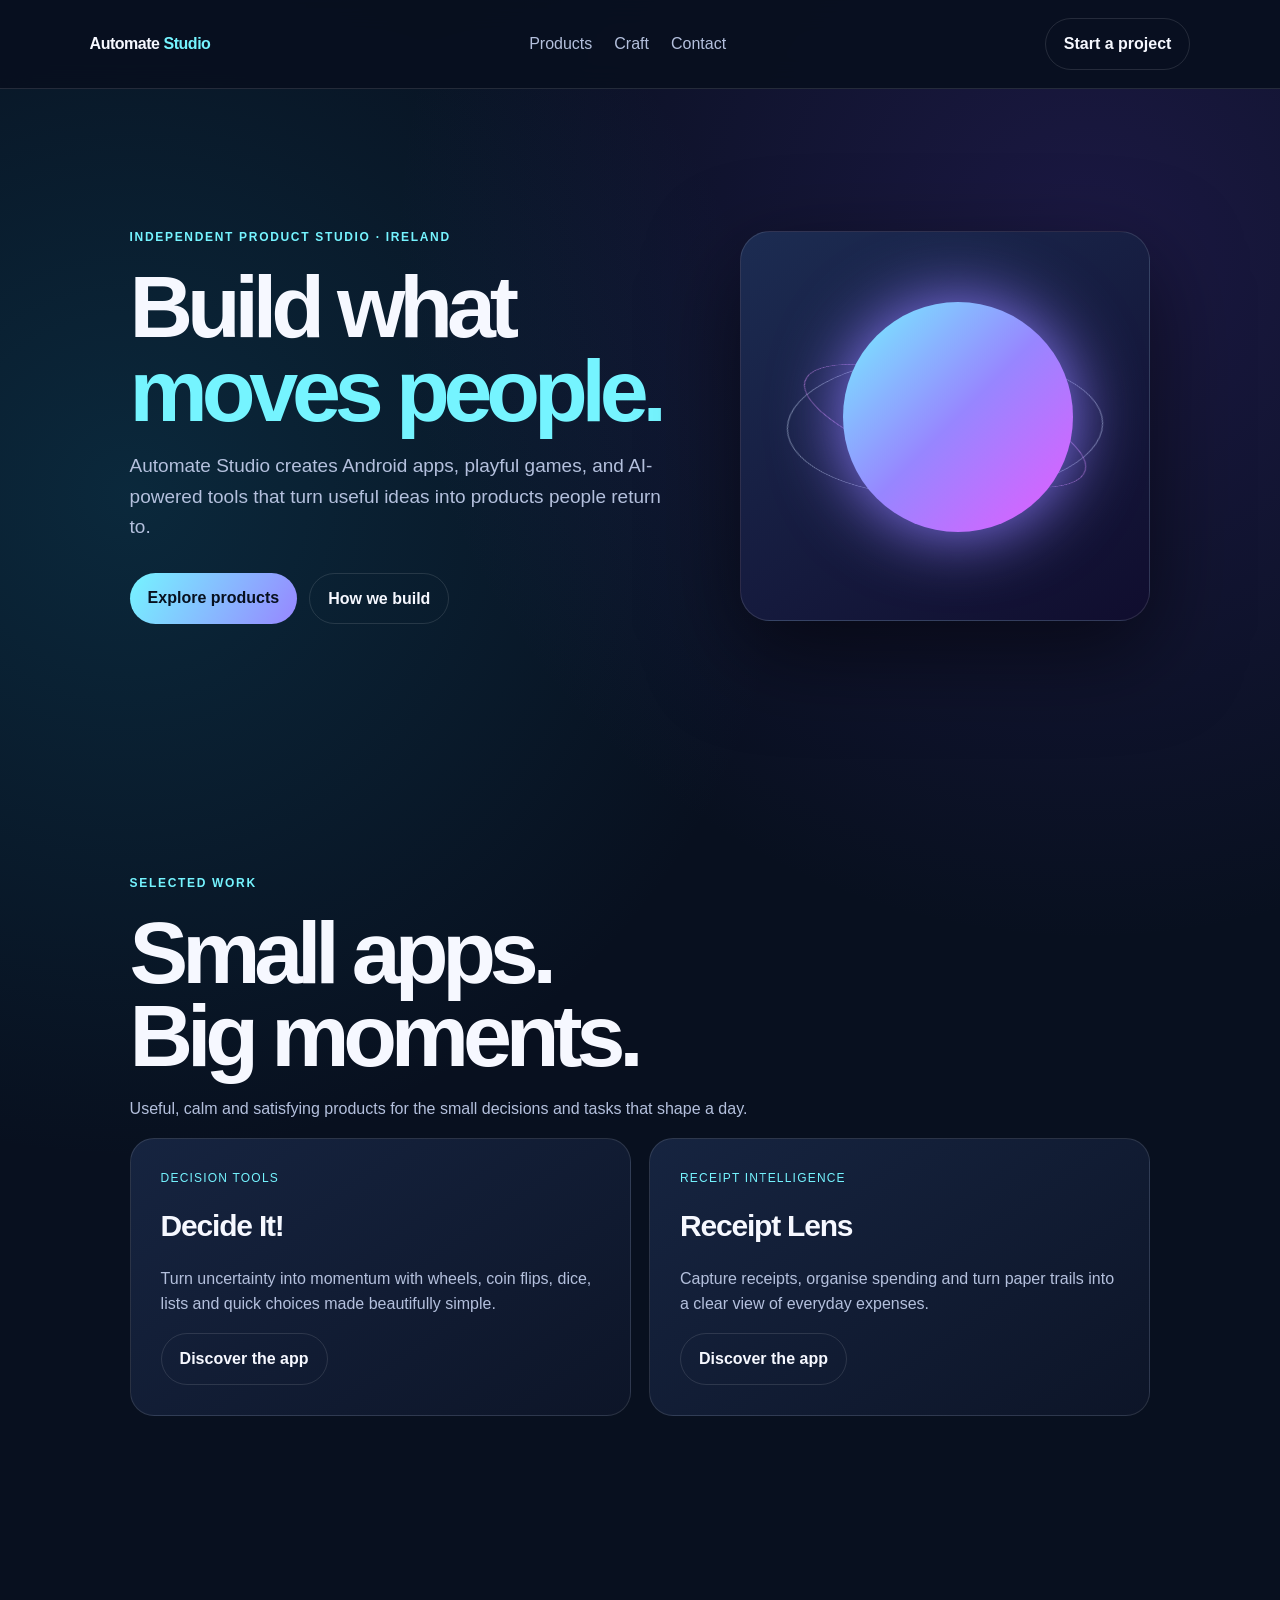
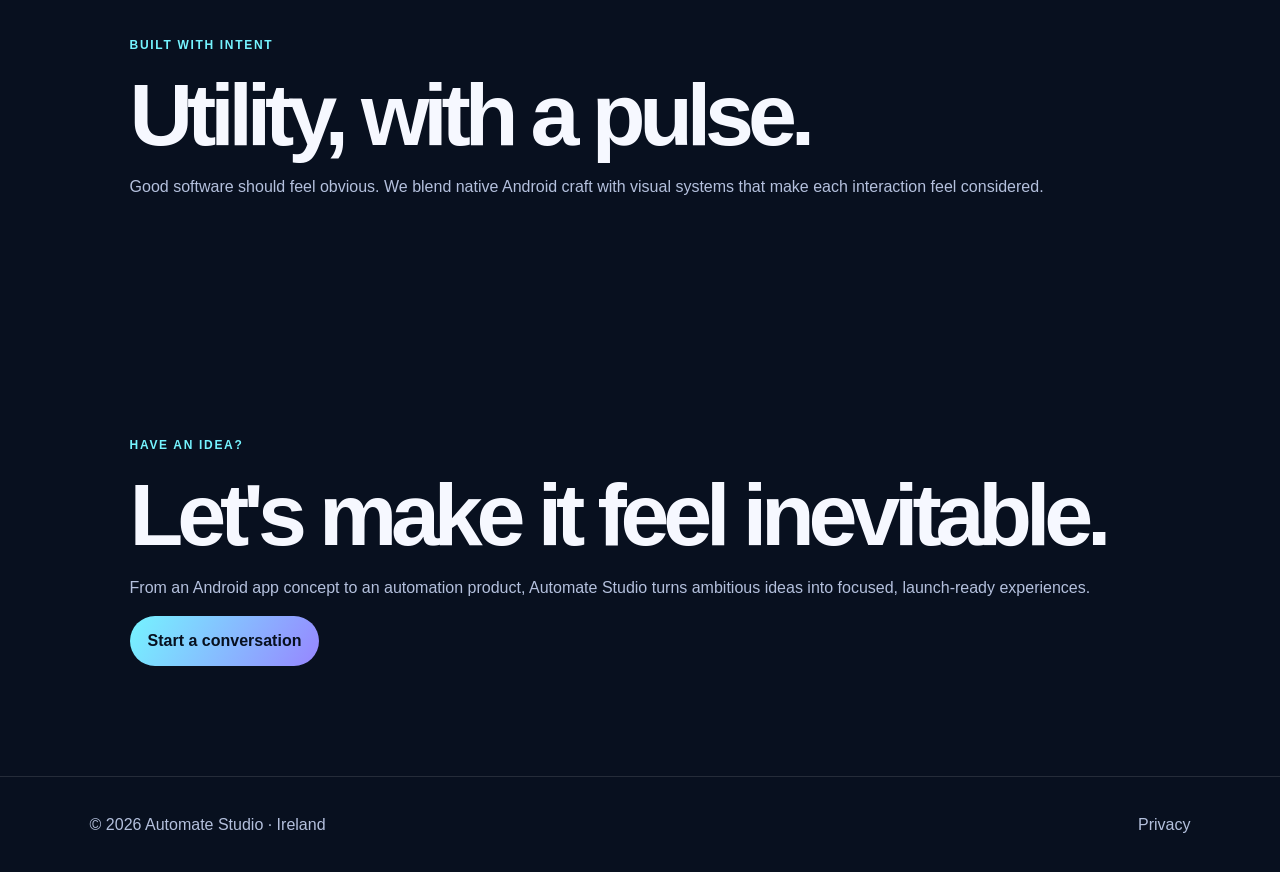
<file: index.html>
<!doctype html>
<html lang="en">
<head>
  <meta charset="utf-8">
  <meta name="viewport" content="width=device-width, initial-scale=1">
  <meta name="description" content="Automate Studio creates polished Android apps, games, and AI-powered tools from Ireland.">
  <title>Automate Studio — Android apps, games & AI tools</title>
  <style>
    :root{--bg:#08101f;--panel:#101b31;--ink:#f6f8ff;--muted:#b4c0dd;--cyan:#75f4ff;--violet:#9786ff;--line:#ffffff1e}*{box-sizing:border-box}html{scroll-behavior:smooth}body{margin:0;background:radial-gradient(circle at 85% 10%,#5130a744,transparent 28%),radial-gradient(circle at 10% 20%,#126c8b44,transparent 29%),var(--bg);color:var(--ink);font:16px/1.6 Arial,sans-serif}a{color:inherit;text-decoration:none}.nav{position:sticky;top:0;z-index:2;display:flex;align-items:center;justify-content:space-between;padding:18px 7%;background:#08101feb;backdrop-filter:blur(14px);border-bottom:1px solid var(--line)}.brand{font-weight:800;letter-spacing:-.03em}.brand span{color:var(--cyan)}.links{display:flex;gap:22px;color:var(--muted)}.button{display:inline-block;padding:12px 18px;border:1px solid var(--line);border-radius:999px;font-weight:700}.primary{background:linear-gradient(120deg,var(--cyan),var(--violet));color:#07101f;border:0}.hero,.section{max-width:1200px;margin:auto;padding:110px 7%}.hero{min-height:75vh;display:grid;grid-template-columns:1.15fr .85fr;gap:55px;align-items:center}.eyebrow{font-size:12px;letter-spacing:.14em;text-transform:uppercase;color:var(--cyan);font-weight:700}.hero h1,.section h2{font-size:clamp(42px,7vw,88px);letter-spacing:-.07em;line-height:.95;margin:18px 0}.lead{max-width:610px;color:var(--muted);font-size:19px}.actions{display:flex;gap:12px;flex-wrap:wrap;margin-top:30px}.visual{min-height:390px;border:1px solid var(--line);border-radius:30px;background:linear-gradient(145deg,#1c2c52,#100d2e);position:relative;overflow:hidden;box-shadow:0 30px 90px #0008}.orb{position:absolute;width:230px;height:230px;border-radius:50%;background:linear-gradient(135deg,var(--cyan),var(--violet),#e55bff);top:70px;left:25%;filter:drop-shadow(0 0 35px #8e7bff)}.ring{position:absolute;inset:45px;border:1px solid #d7eaff78;border-radius:50%;transform:rotateX(62deg) rotateZ(-18deg)}.ring.two{inset:115px 28px;transform:rotateX(62deg) rotateZ(42deg);border-color:#e893ff8c}.products{display:grid;grid-template-columns:repeat(2,1fr);gap:18px}.card{min-height:250px;padding:30px;border:1px solid var(--line);border-radius:24px;background:linear-gradient(145deg,#162440,#0d1528)}.tag{font-size:12px;text-transform:uppercase;letter-spacing:.1em;color:var(--cyan)}.card h3{font-size:30px;letter-spacing:-.04em;margin:14px 0 8px}.card p,.section>p{color:var(--muted)}.footer{padding:35px 7%;border-top:1px solid var(--line);display:flex;justify-content:space-between;gap:15px;flex-wrap:wrap;color:var(--muted)}@media(max-width:720px){.links{display:none}.hero{grid-template-columns:1fr;padding-top:70px}.products{grid-template-columns:1fr}.visual{min-height:290px}.hero h1,.section h2{font-size:52px}}@media(prefers-reduced-motion:reduce){html{scroll-behavior:auto}}
  </style>
</head>
<body>
  <nav class="nav"><a class="brand" href="#top">Automate <span>Studio</span></a><div class="links"><a href="#products">Products</a><a href="#craft">Craft</a><a href="#contact">Contact</a></div><a class="button" href="#contact">Start a project</a></nav>
  <main id="top">
    <section class="hero"><div><div class="eyebrow">Independent product studio · Ireland</div><h1>Build what<br><span style="color:var(--cyan)">moves people.</span></h1><p class="lead">Automate Studio creates Android apps, playful games, and AI-powered tools that turn useful ideas into products people return to.</p><div class="actions"><a class="button primary" href="#products">Explore products</a><a class="button" href="#craft">How we build</a></div></div><div class="visual" aria-label="Abstract Automate Studio product visual"><div class="ring"></div><div class="ring two"></div><div class="orb"></div></div></section>
    <section class="section" id="products"><div class="eyebrow">Selected work</div><h2>Small apps.<br>Big moments.</h2><p>Useful, calm and satisfying products for the small decisions and tasks that shape a day.</p><div class="products"><article class="card"><div class="tag">Decision tools</div><h3>Decide It!</h3><p>Turn uncertainty into momentum with wheels, coin flips, dice, lists and quick choices made beautifully simple.</p><a class="button" href="android.html">Discover the app</a></article><article class="card"><div class="tag">Receipt intelligence</div><h3>Receipt Lens</h3><p>Capture receipts, organise spending and turn paper trails into a clear view of everyday expenses.</p><a class="button" href="android.html">Discover the app</a></article></div></section>
    <section class="section" id="craft"><div class="eyebrow">Built with intent</div><h2>Utility, with a pulse.</h2><p>Good software should feel obvious. We blend native Android craft with visual systems that make each interaction feel considered.</p></section>
    <section class="section" id="contact"><div class="eyebrow">Have an idea?</div><h2>Let's make it feel inevitable.</h2><p>From an Android app concept to an automation product, Automate Studio turns ambitious ideas into focused, launch-ready experiences.</p><a class="button primary" href="mailto:hello@automatestudio.ie?subject=Project%20enquiry">Start a conversation</a></section>
  </main>
  <footer class="footer"><span>© 2026 Automate Studio · Ireland</span><a href="privacy-policy.html">Privacy</a></footer>
</body>
</html>
</file>
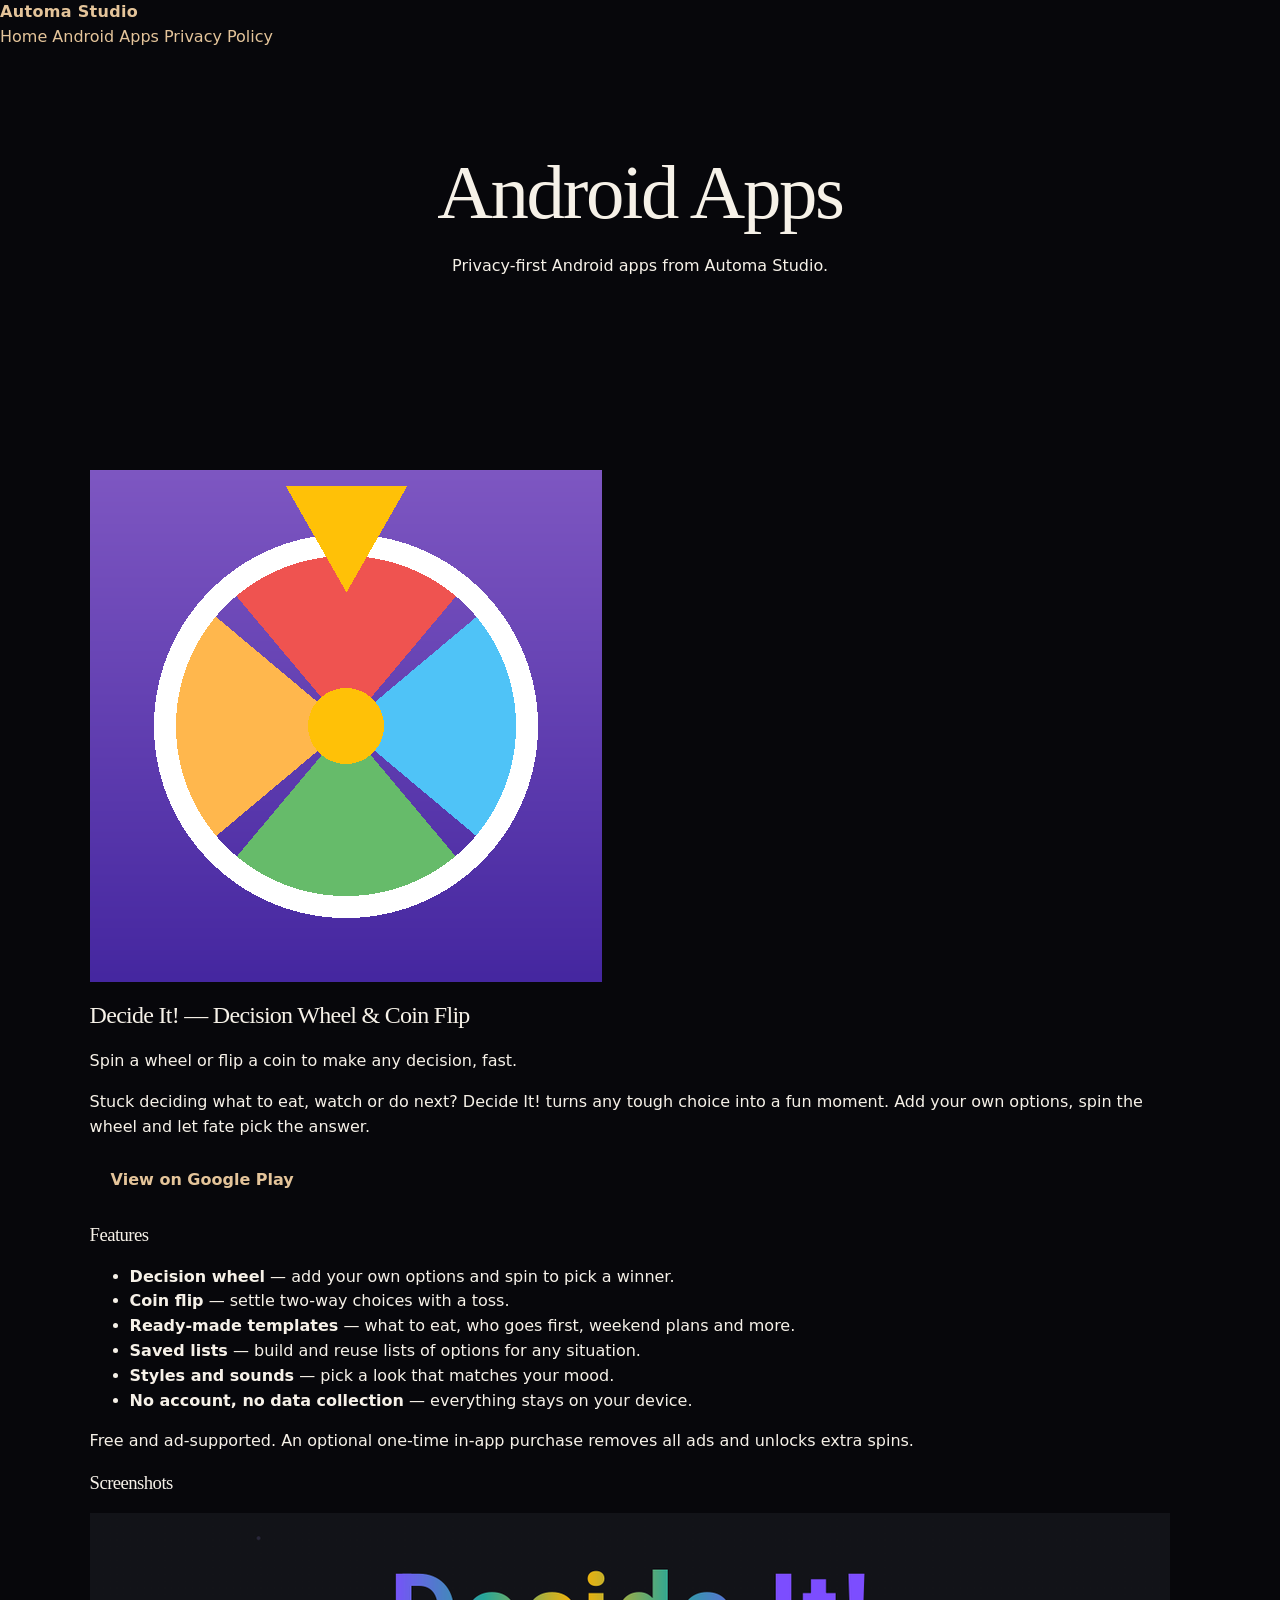
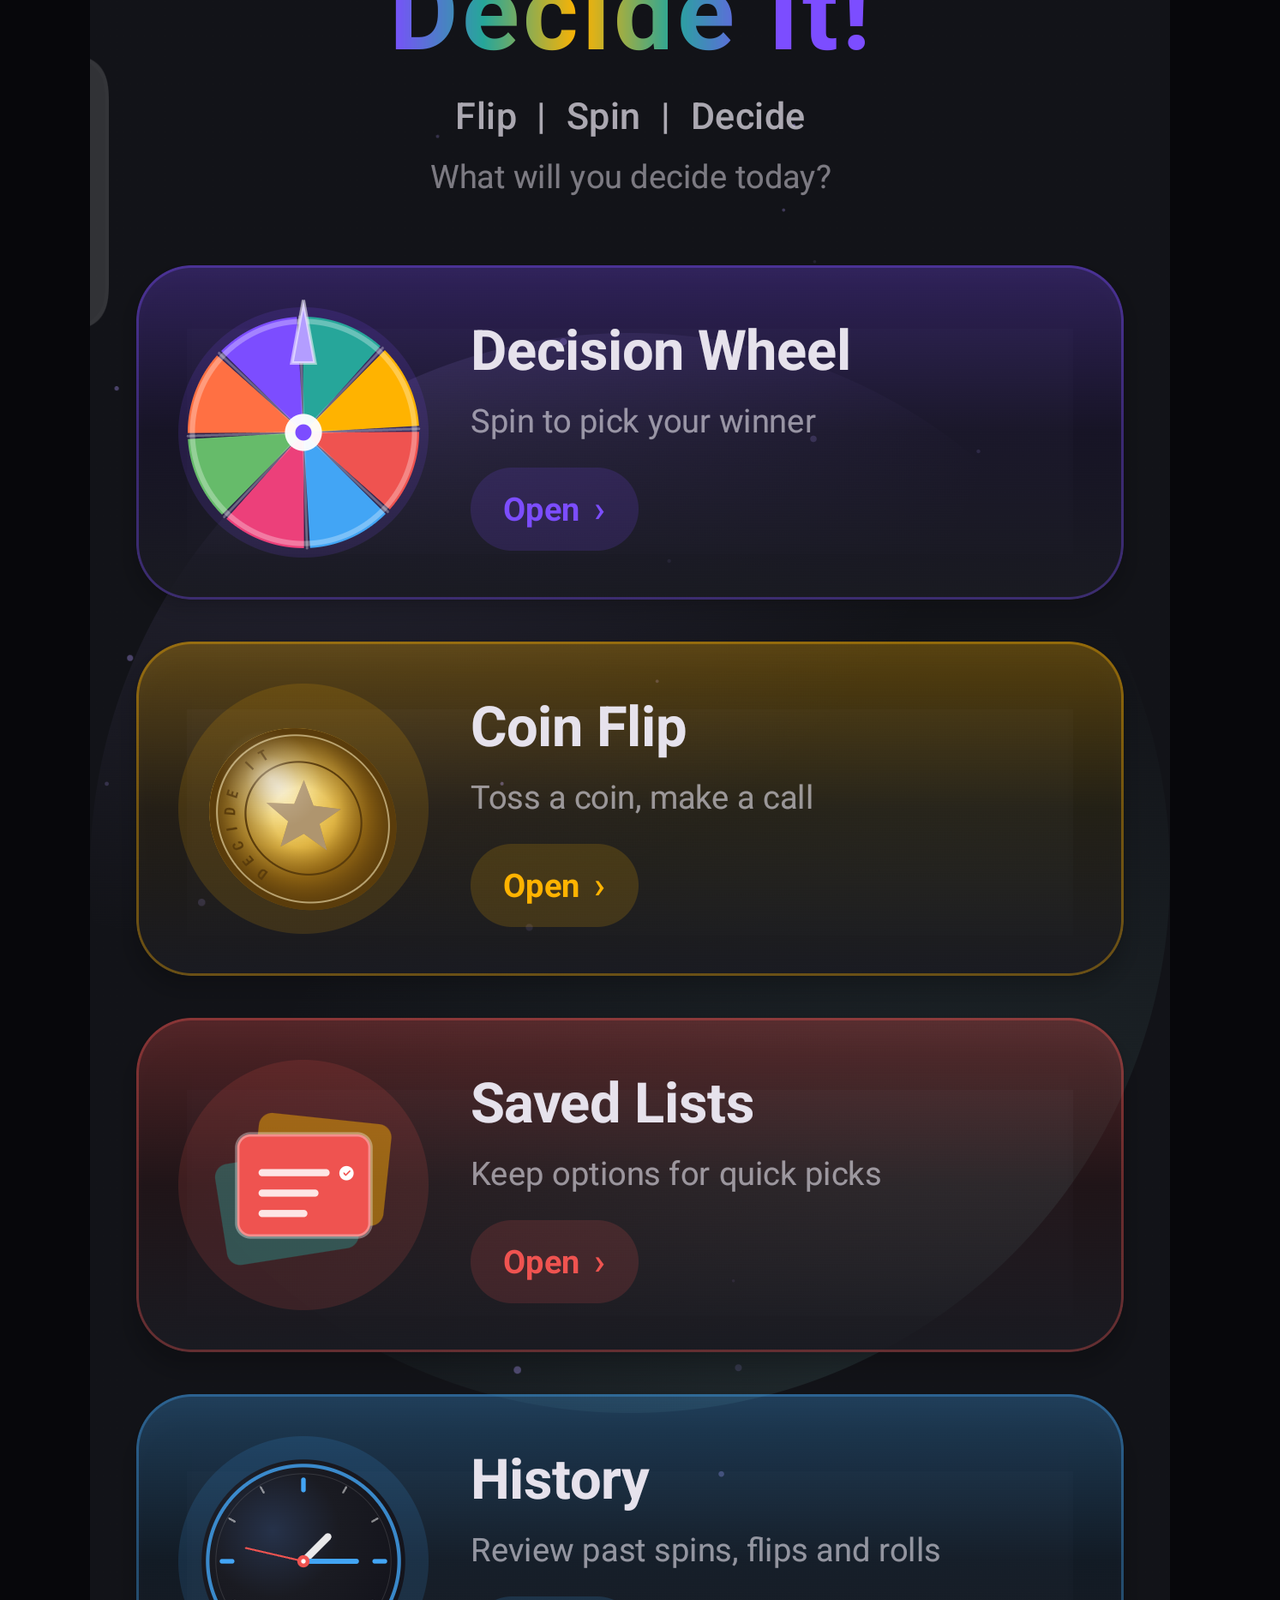
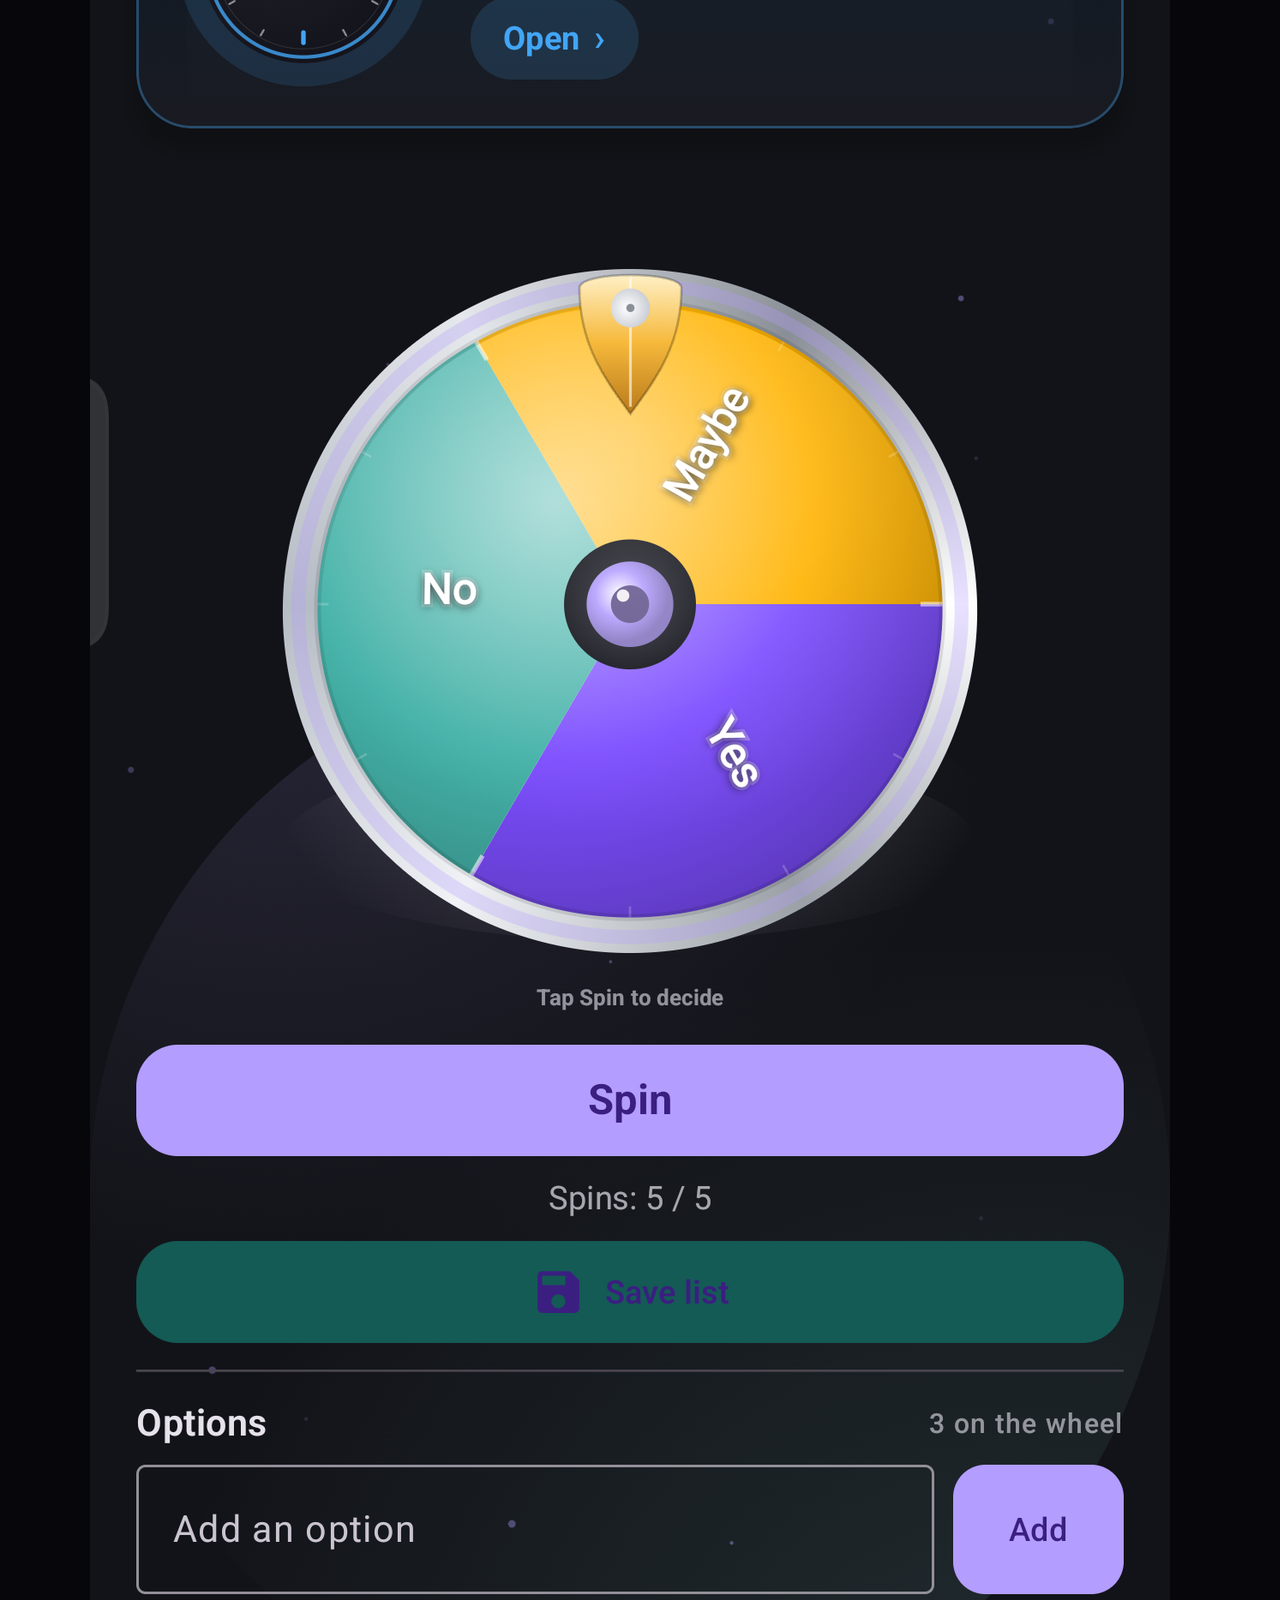
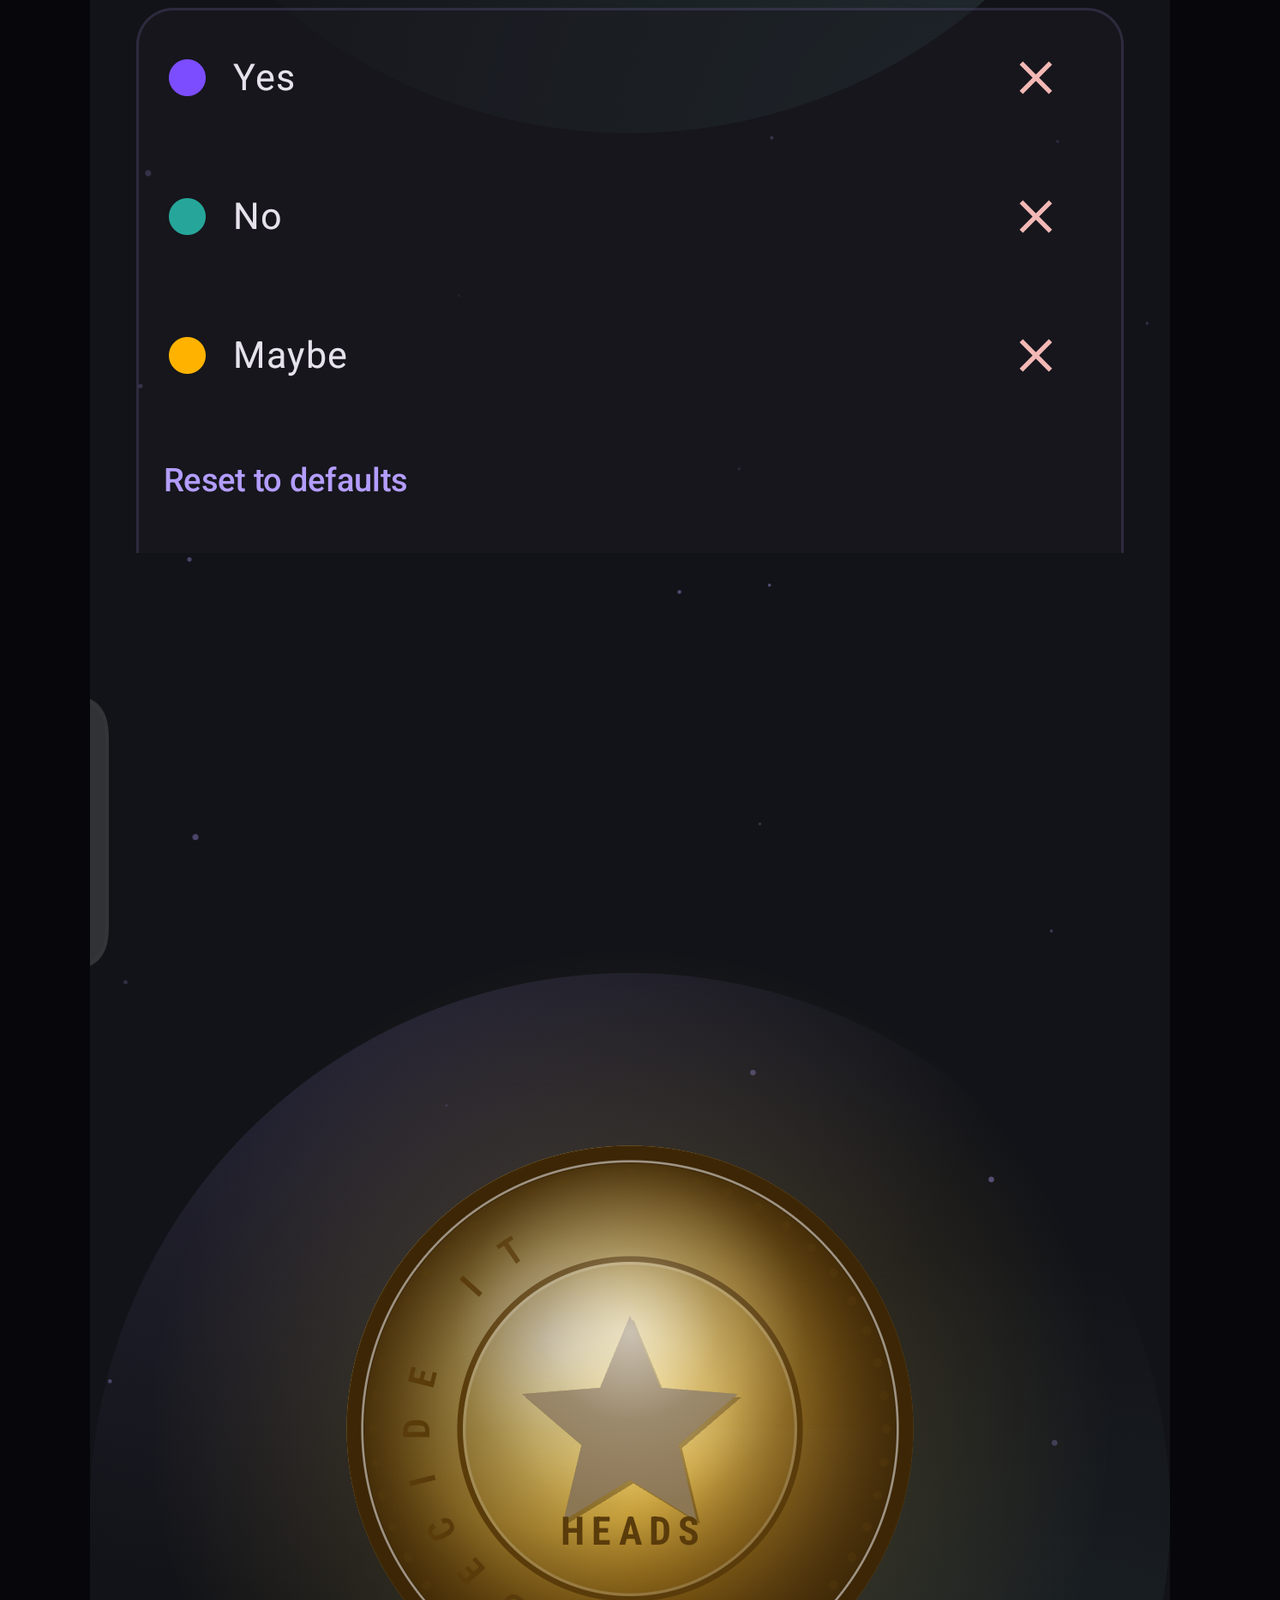
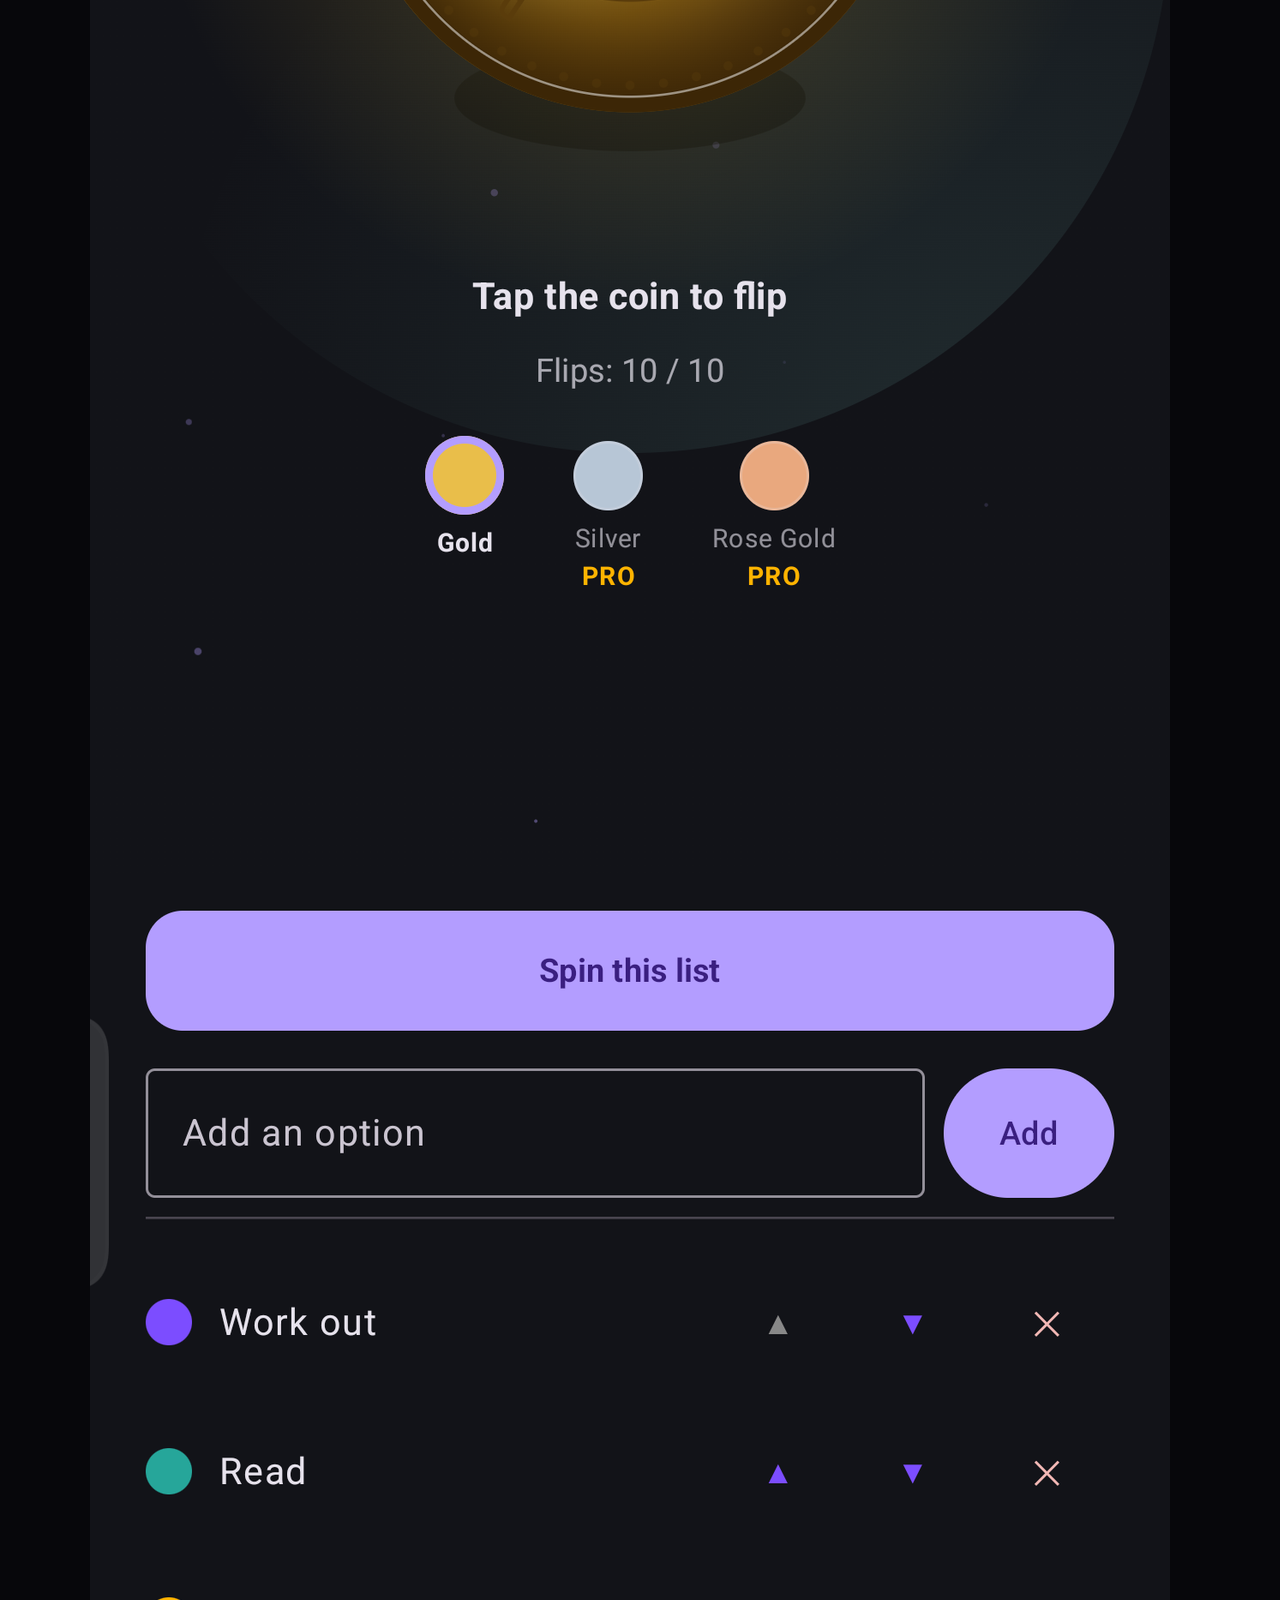
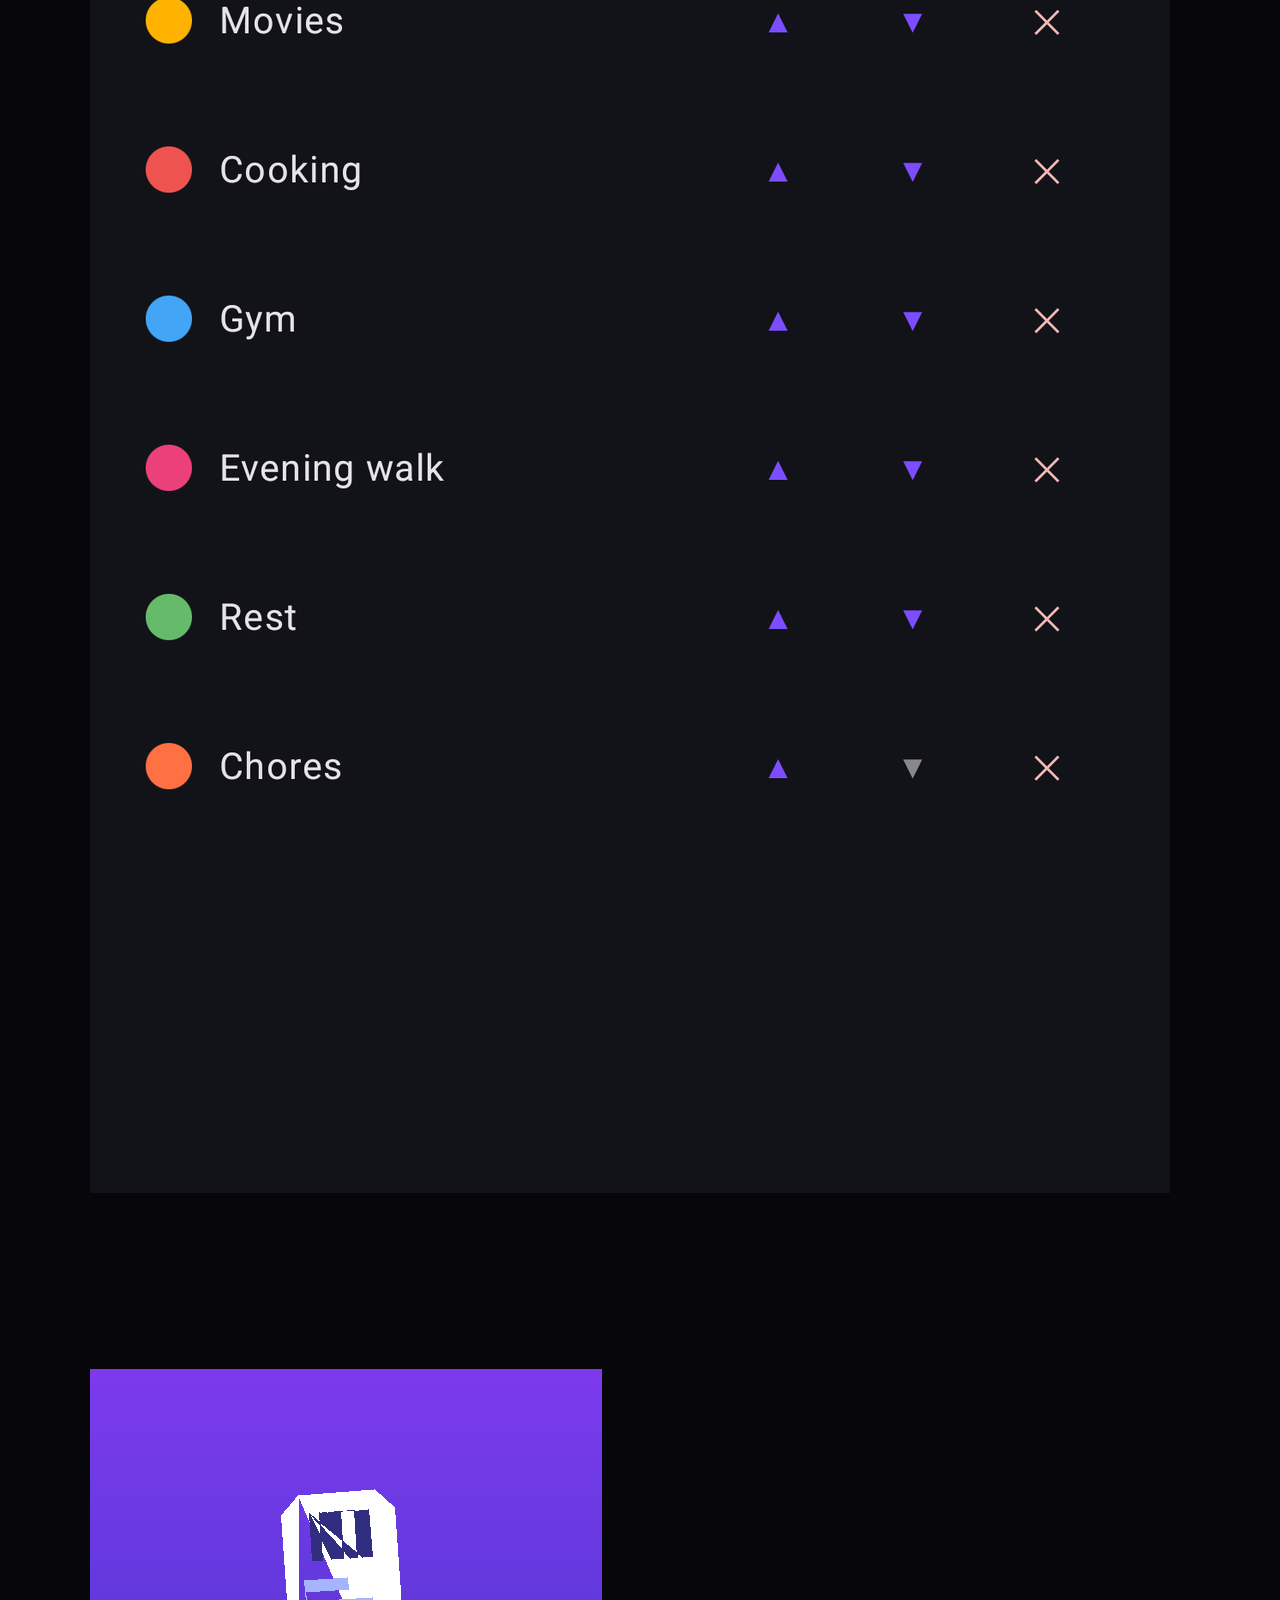
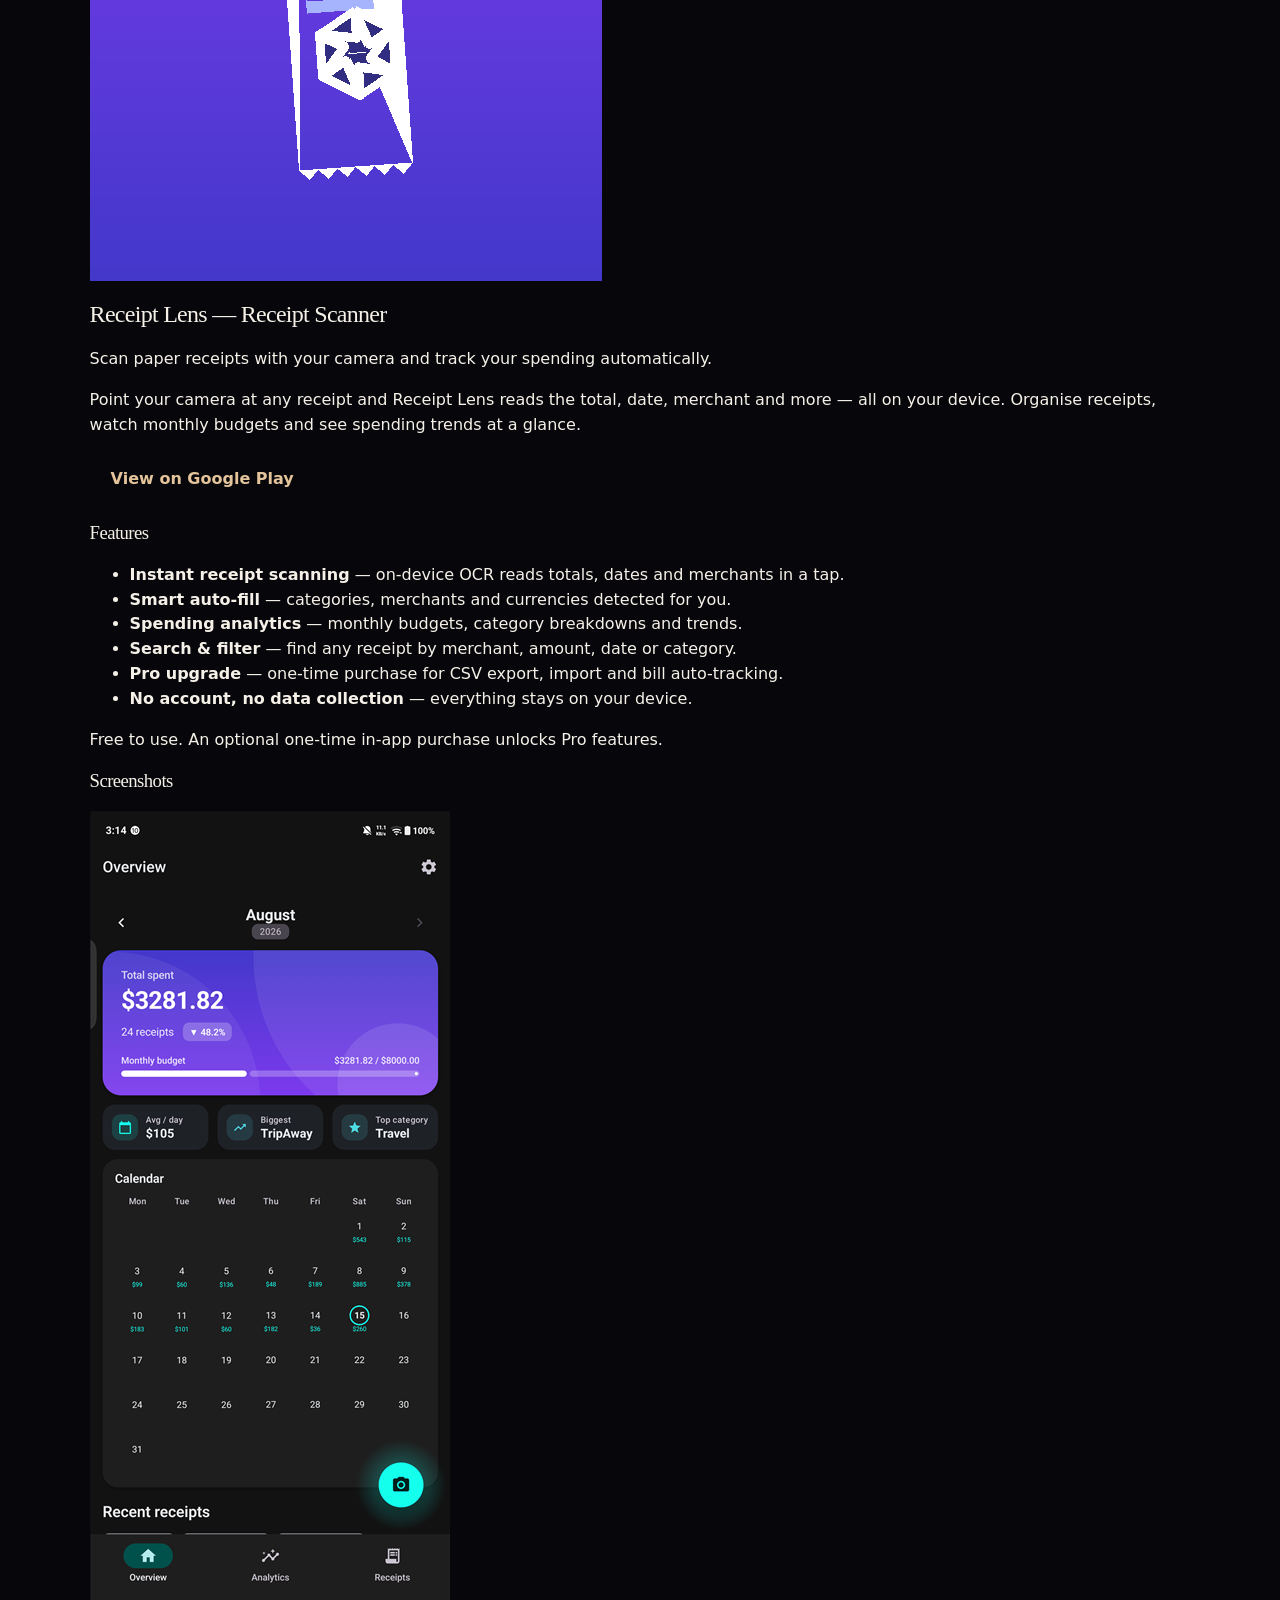
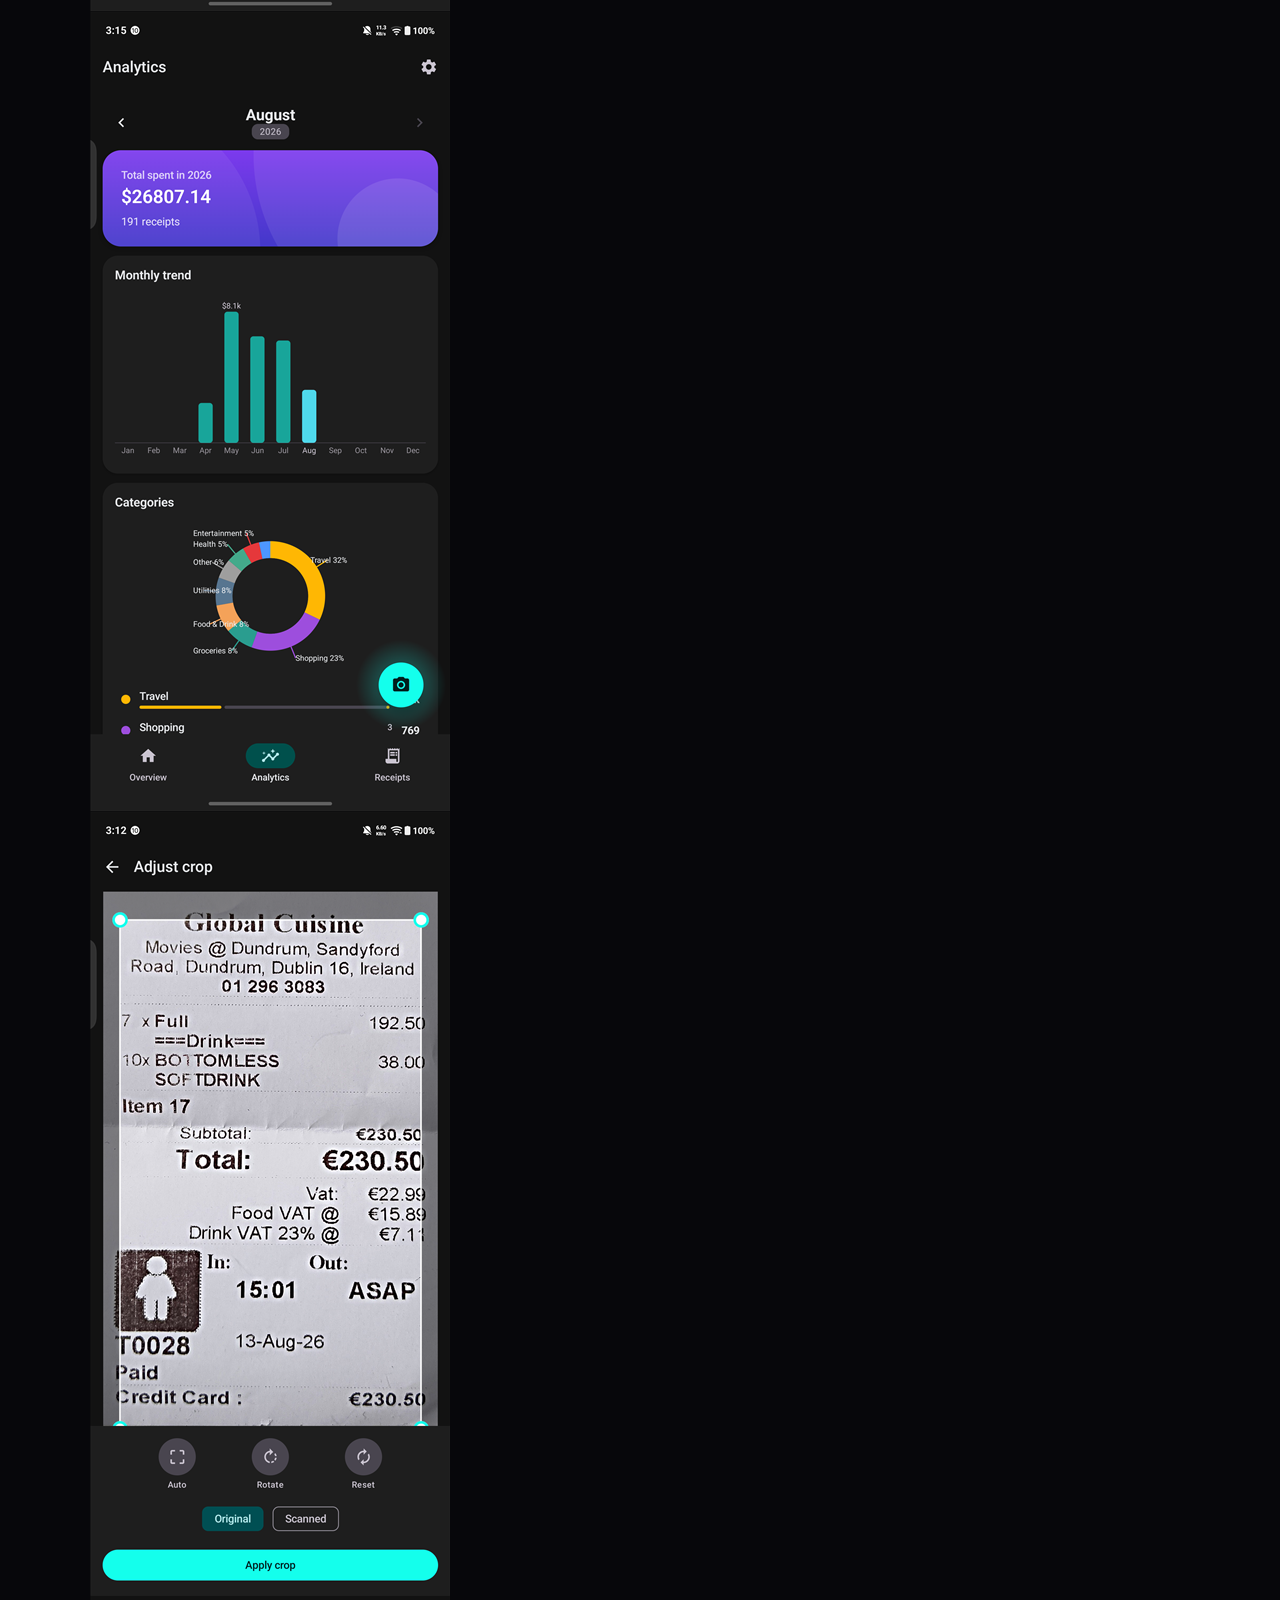
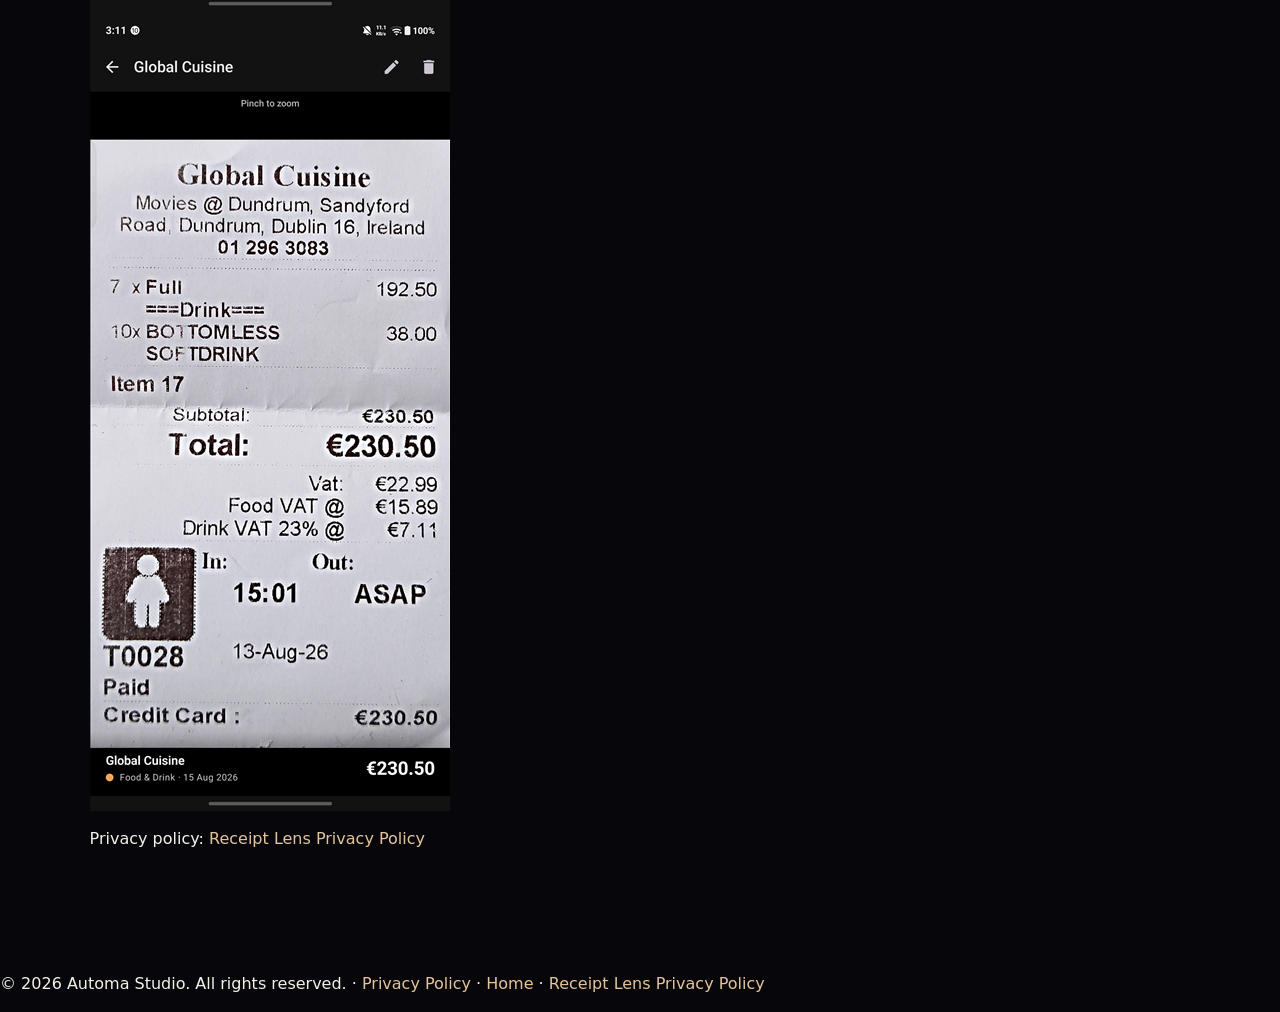
<file: android.html>
<!DOCTYPE html>
<html lang="en">
<head>
  <meta charset="UTF-8">
  <meta name="viewport" content="width=device-width, initial-scale=1.0">
  <title>Android Apps — Automa Studio</title>
  <meta name="description" content="Android apps by Automa Studio. Decide It! — the decision wheel and coin flip app. Receipt Lens — the on-device receipt scanner.">
  <link rel="stylesheet" href="style.css">
</head>
<body>
  <header class="site">
    <div class="brand"><a href="index.html">Automa Studio</a></div>
    <nav>
      <a href="index.html">Home</a>
      <a href="android.html">Android Apps</a>
      <a href="privacy-policy.html">Privacy Policy</a>
    </nav>
  </header>

  <section class="hero">
    <h1>Android Apps</h1>
    <p>Privacy-first Android apps from Automa Studio.</p>
  </section>

  <main>
    <section>
      <div class="app-hero">
        <img class="icon-big" src="decide-it-icon.png" alt="Decide It! app icon">
        <div class="info">
          <h2>Decide It! — Decision Wheel &amp; Coin Flip</h2>
          <p class="lead">Spin a wheel or flip a coin to make any decision, fast.</p>
          <p>Stuck deciding what to eat, watch or do next? Decide It! turns any tough choice into a fun moment. Add your own options, spin the wheel and let fate pick the answer.</p>
          <a class="btn" href="https://play.google.com/store/apps/details?id=ie.automatestudio.decideit" target="_blank" rel="noopener">View on Google Play</a>
        </div>
      </div>

      <h3>Features</h3>
      <ul class="features">
        <li><strong>Decision wheel</strong> — add your own options and spin to pick a winner.</li>
        <li><strong>Coin flip</strong> — settle two-way choices with a toss.</li>
        <li><strong>Ready-made templates</strong> — what to eat, who goes first, weekend plans and more.</li>
        <li><strong>Saved lists</strong> — build and reuse lists of options for any situation.</li>
        <li><strong>Styles and sounds</strong> — pick a look that matches your mood.</li>
        <li><strong>No account, no data collection</strong> — everything stays on your device.</li>
      </ul>
      <p>Free and ad-supported. An optional one-time in-app purchase removes all ads and unlocks extra spins.</p>

      <h3>Screenshots</h3>
      <div class="screenshots">
        <img src="shot-home.png" alt="Decide It! home screen">
        <img src="shot-wheel.png" alt="Decide It! decision wheel">
        <img src="shot-coin.png" alt="Decide It! coin flip">
        <img src="shot-lists.png" alt="Decide It! saved lists">
      </div>
    </section>

    <section>
      <div class="app-hero">
        <img class="icon-big" src="receipt-lens-icon.png" alt="Receipt Lens app icon">
        <div class="info">
          <h2>Receipt Lens — Receipt Scanner</h2>
          <p class="lead">Scan paper receipts with your camera and track your spending automatically.</p>
          <p>Point your camera at any receipt and Receipt Lens reads the total, date, merchant and more — all on your device. Organise receipts, watch monthly budgets and see spending trends at a glance.</p>
          <a class="btn" href="https://play.google.com/store/apps/details?id=com.automatestudio.receiptlens" target="_blank" rel="noopener">View on Google Play</a>
        </div>
      </div>

      <h3>Features</h3>
      <ul class="features">
        <li><strong>Instant receipt scanning</strong> — on-device OCR reads totals, dates and merchants in a tap.</li>
        <li><strong>Smart auto-fill</strong> — categories, merchants and currencies detected for you.</li>
        <li><strong>Spending analytics</strong> — monthly budgets, category breakdowns and trends.</li>
        <li><strong>Search &amp; filter</strong> — find any receipt by merchant, amount, date or category.</li>
        <li><strong>Pro upgrade</strong> — one-time purchase for CSV export, import and bill auto-tracking.</li>
        <li><strong>No account, no data collection</strong> — everything stays on your device.</li>
      </ul>
      <p>Free to use. An optional one-time in-app purchase unlocks Pro features.</p>

      <h3>Screenshots</h3>
      <div class="screenshots">
        <img src="receipt-lens-1.png" alt="Receipt Lens overview screen">
        <img src="receipt-lens-2.png" alt="Receipt Lens analytics screen">
        <img src="receipt-lens-3.png" alt="Receipt Lens receipt scan">
        <img src="receipt-lens-4.png" alt="Receipt Lens receipt detail">
      </div>
      <p class="privacy-note">Privacy policy: <a href="receipt-lens-privacy-policy.html">Receipt Lens Privacy Policy</a></p>
    </section>
  </main>

  <footer class="site">
    <p>&copy; 2026 Automa Studio. All rights reserved. · <a href="privacy-policy.html">Privacy Policy</a> · <a href="index.html">Home</a> · <a href="receipt-lens-privacy-policy.html">Receipt Lens Privacy Policy</a></p>
  </footer>
</body>
</html>
</file>
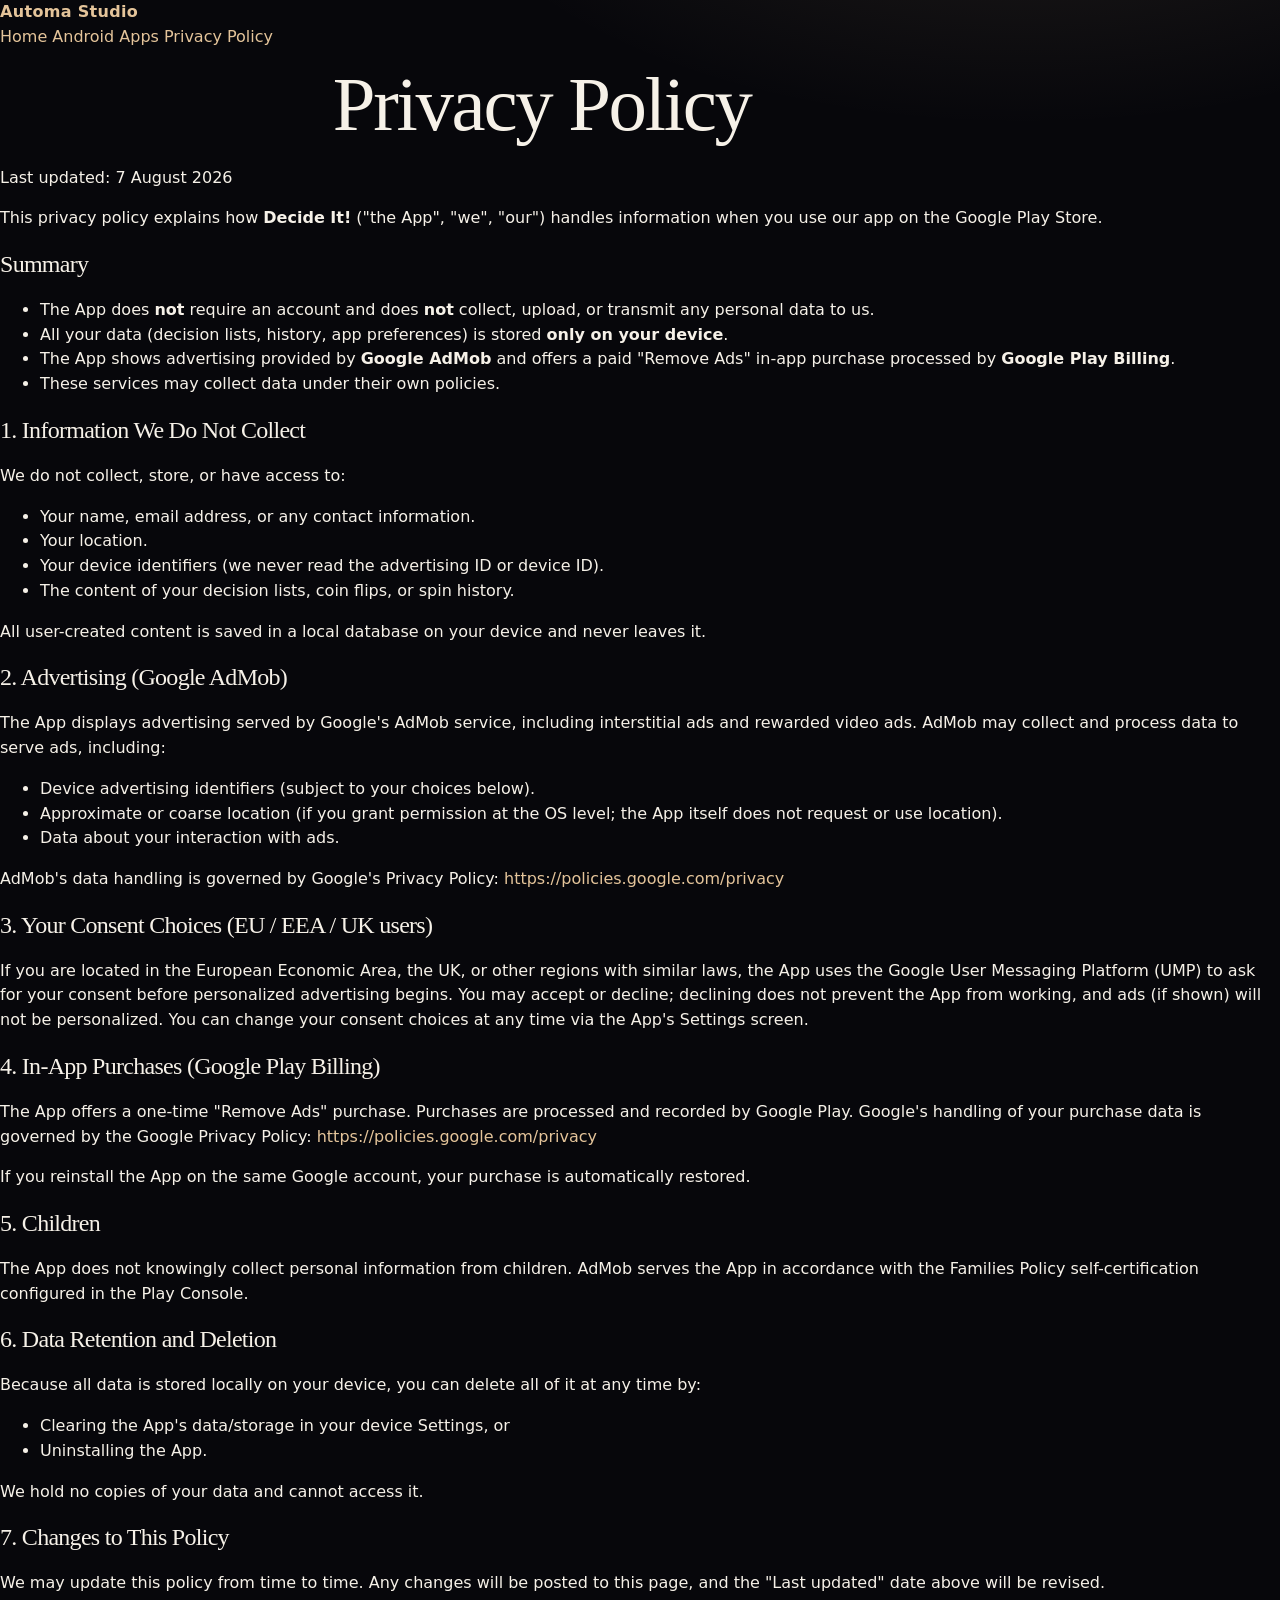
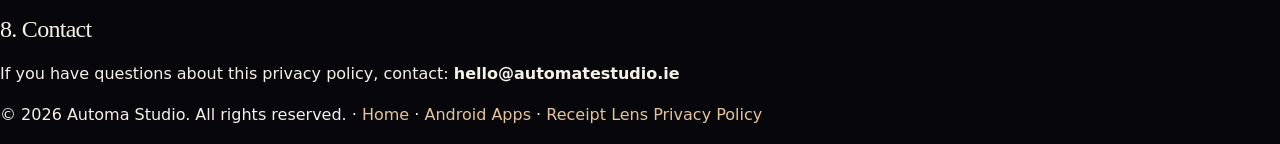
<file: privacy-policy.html>
<!DOCTYPE html>
<html lang="en">
<head>
  <meta charset="UTF-8">
  <meta name="viewport" content="width=device-width, initial-scale=1.0">
  <title>Privacy Policy — Automa Studio</title>
  <meta name="description" content="Privacy policy for Decide It! by Automa Studio.">
  <link rel="stylesheet" href="style.css">
</head>
<body>
  <header class="site">
    <div class="brand"><a href="index.html">Automa Studio</a></div>
    <nav>
      <a href="index.html">Home</a>
      <a href="android.html">Android Apps</a>
      <a href="privacy-policy.html">Privacy Policy</a>
    </nav>
  </header>

  <main class="policy-body">
    <h1>Privacy Policy</h1>
    <p class="updated">Last updated: 7 August 2026</p>

    <p>This privacy policy explains how <strong>Decide It!</strong> ("the App", "we", "our") handles information when you use our app on the Google Play Store.</p>

    <h2>Summary</h2>
    <ul>
      <li>The App does <strong>not</strong> require an account and does <strong>not</strong> collect, upload, or transmit any personal data to us.</li>
      <li>All your data (decision lists, history, app preferences) is stored <strong>only on your device</strong>.</li>
      <li>The App shows advertising provided by <strong>Google AdMob</strong> and offers a paid "Remove Ads" in-app purchase processed by <strong>Google Play Billing</strong>.</li>
      <li>These services may collect data under their own policies.</li>
    </ul>

    <h2>1. Information We Do Not Collect</h2>
    <p>We do not collect, store, or have access to:</p>
    <ul>
      <li>Your name, email address, or any contact information.</li>
      <li>Your location.</li>
      <li>Your device identifiers (we never read the advertising ID or device ID).</li>
      <li>The content of your decision lists, coin flips, or spin history.</li>
    </ul>
    <p>All user-created content is saved in a local database on your device and never leaves it.</p>

    <h2>2. Advertising (Google AdMob)</h2>
    <p>The App displays advertising served by Google's AdMob service, including interstitial ads and rewarded video ads. AdMob may collect and process data to serve ads, including:</p>
    <ul>
      <li>Device advertising identifiers (subject to your choices below).</li>
      <li>Approximate or coarse location (if you grant permission at the OS level; the App itself does not request or use location).</li>
      <li>Data about your interaction with ads.</li>
    </ul>
    <p>AdMob's data handling is governed by Google's Privacy Policy: <a href="https://policies.google.com/privacy" target="_blank" rel="noopener">https://policies.google.com/privacy</a></p>

    <h2>3. Your Consent Choices (EU / EEA / UK users)</h2>
    <p>If you are located in the European Economic Area, the UK, or other regions with similar laws, the App uses the Google User Messaging Platform (UMP) to ask for your consent before personalized advertising begins. You may accept or decline; declining does not prevent the App from working, and ads (if shown) will not be personalized. You can change your consent choices at any time via the App's Settings screen.</p>

    <h2>4. In-App Purchases (Google Play Billing)</h2>
    <p>The App offers a one-time "Remove Ads" purchase. Purchases are processed and recorded by Google Play. Google's handling of your purchase data is governed by the Google Privacy Policy: <a href="https://policies.google.com/privacy" target="_blank" rel="noopener">https://policies.google.com/privacy</a></p>
    <p>If you reinstall the App on the same Google account, your purchase is automatically restored.</p>

    <h2>5. Children</h2>
    <p>The App does not knowingly collect personal information from children. AdMob serves the App in accordance with the Families Policy self-certification configured in the Play Console.</p>

    <h2>6. Data Retention and Deletion</h2>
    <p>Because all data is stored locally on your device, you can delete all of it at any time by:</p>
    <ul>
      <li>Clearing the App's data/storage in your device Settings, or</li>
      <li>Uninstalling the App.</li>
    </ul>
    <p>We hold no copies of your data and cannot access it.</p>

    <h2>7. Changes to This Policy</h2>
    <p>We may update this policy from time to time. Any changes will be posted to this page, and the "Last updated" date above will be revised.</p>

    <h2>8. Contact</h2>
    <p>If you have questions about this privacy policy, contact: <strong>hello@automatestudio.ie</strong></p>
  </main>

  <footer class="site">
    <p>&copy; 2026 Automa Studio. All rights reserved. · <a href="index.html">Home</a> · <a href="android.html">Android Apps</a> · <a href="receipt-lens-privacy-policy.html">Receipt Lens Privacy Policy</a></p>
  </footer>
</body>
</html>
</file>
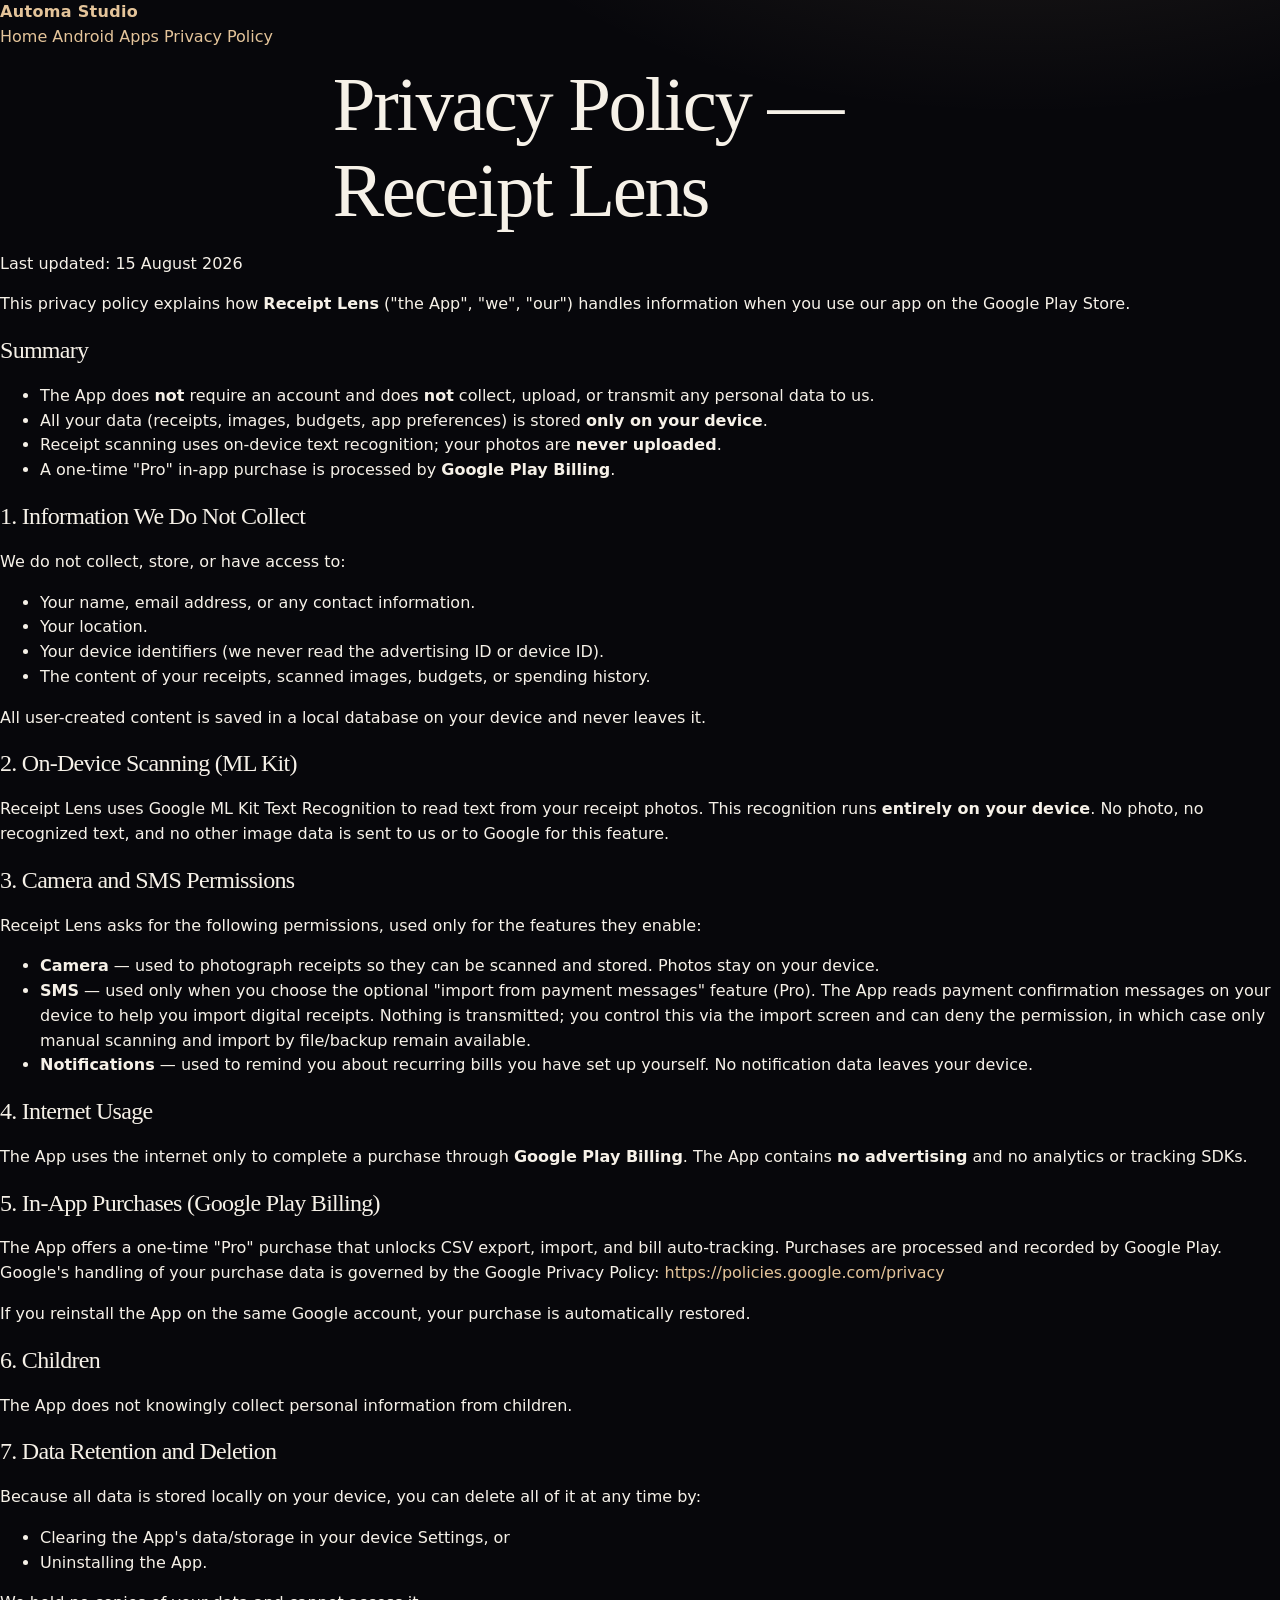
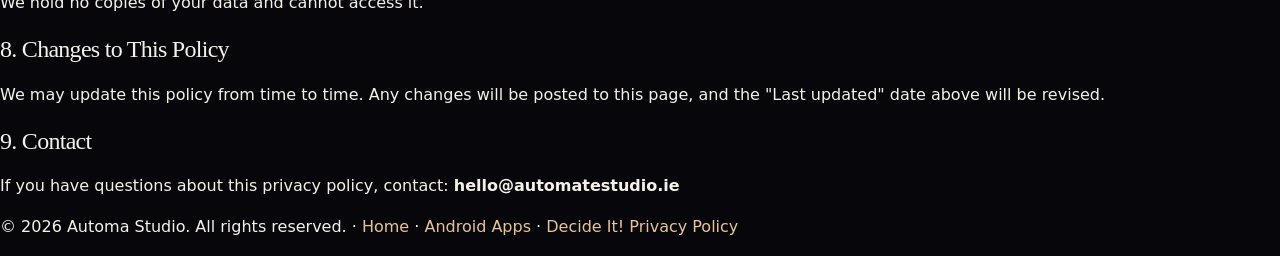
<file: receipt-lens-privacy-policy.html>
<!DOCTYPE html>
<html lang="en">
<head>
  <meta charset="UTF-8">
  <meta name="viewport" content="width=device-width, initial-scale=1.0">
  <title>Receipt Lens Privacy Policy — Automa Studio</title>
  <meta name="description" content="Privacy policy for Receipt Lens by Automa Studio.">
  <link rel="stylesheet" href="style.css">
</head>
<body>
  <header class="site">
    <div class="brand"><a href="index.html">Automa Studio</a></div>
    <nav>
      <a href="index.html">Home</a>
      <a href="android.html">Android Apps</a>
      <a href="privacy-policy.html">Privacy Policy</a>
    </nav>
  </header>

  <main class="policy-body">
    <h1>Privacy Policy — Receipt Lens</h1>
    <p class="updated">Last updated: 15 August 2026</p>

    <p>This privacy policy explains how <strong>Receipt Lens</strong> ("the App", "we", "our") handles information when you use our app on the Google Play Store.</p>

    <h2>Summary</h2>
    <ul>
      <li>The App does <strong>not</strong> require an account and does <strong>not</strong> collect, upload, or transmit any personal data to us.</li>
      <li>All your data (receipts, images, budgets, app preferences) is stored <strong>only on your device</strong>.</li>
      <li>Receipt scanning uses on-device text recognition; your photos are <strong>never uploaded</strong>.</li>
      <li>A one-time "Pro" in-app purchase is processed by <strong>Google Play Billing</strong>.</li>
    </ul>

    <h2>1. Information We Do Not Collect</h2>
    <p>We do not collect, store, or have access to:</p>
    <ul>
      <li>Your name, email address, or any contact information.</li>
      <li>Your location.</li>
      <li>Your device identifiers (we never read the advertising ID or device ID).</li>
      <li>The content of your receipts, scanned images, budgets, or spending history.</li>
    </ul>
    <p>All user-created content is saved in a local database on your device and never leaves it.</p>

    <h2>2. On-Device Scanning (ML Kit)</h2>
    <p>Receipt Lens uses Google ML Kit Text Recognition to read text from your receipt photos. This recognition runs <strong>entirely on your device</strong>. No photo, no recognized text, and no other image data is sent to us or to Google for this feature.</p>

    <h2>3. Camera and SMS Permissions</h2>
    <p>Receipt Lens asks for the following permissions, used only for the features they enable:</p>
    <ul>
      <li><strong>Camera</strong> — used to photograph receipts so they can be scanned and stored. Photos stay on your device.</li>
      <li><strong>SMS</strong> — used only when you choose the optional "import from payment messages" feature (Pro). The App reads payment confirmation messages on your device to help you import digital receipts. Nothing is transmitted; you control this via the import screen and can deny the permission, in which case only manual scanning and import by file/backup remain available.</li>
      <li><strong>Notifications</strong> — used to remind you about recurring bills you have set up yourself. No notification data leaves your device.</li>
    </ul>

    <h2>4. Internet Usage</h2>
    <p>The App uses the internet only to complete a purchase through <strong>Google Play Billing</strong>. The App contains <strong>no advertising</strong> and no analytics or tracking SDKs.</p>

    <h2>5. In-App Purchases (Google Play Billing)</h2>
    <p>The App offers a one-time "Pro" purchase that unlocks CSV export, import, and bill auto-tracking. Purchases are processed and recorded by Google Play. Google's handling of your purchase data is governed by the Google Privacy Policy: <a href="https://policies.google.com/privacy" target="_blank" rel="noopener">https://policies.google.com/privacy</a></p>
    <p>If you reinstall the App on the same Google account, your purchase is automatically restored.</p>

    <h2>6. Children</h2>
    <p>The App does not knowingly collect personal information from children.</p>

    <h2>7. Data Retention and Deletion</h2>
    <p>Because all data is stored locally on your device, you can delete all of it at any time by:</p>
    <ul>
      <li>Clearing the App's data/storage in your device Settings, or</li>
      <li>Uninstalling the App.</li>
    </ul>
    <p>We hold no copies of your data and cannot access it.</p>

    <h2>8. Changes to This Policy</h2>
    <p>We may update this policy from time to time. Any changes will be posted to this page, and the "Last updated" date above will be revised.</p>

    <h2>9. Contact</h2>
    <p>If you have questions about this privacy policy, contact: <strong>hello@automatestudio.ie</strong></p>
  </main>

  <footer class="site">
    <p>&copy; 2026 Automa Studio. All rights reserved. · <a href="index.html">Home</a> · <a href="android.html">Android Apps</a> · <a href="privacy-policy.html">Decide It! Privacy Policy</a></p>
  </footer>
</body>
</html>
</file>
<file: style.css>
:root {
  --bg: #07070b;
  --bg-2: #101218;
  --ink: #f6f1e8;
  --muted: #a39b90;
  --gold: #e4c49a;
  --gold-deep: #c9a36a;
  --line: rgba(228, 196, 154, 0.16);
  --card: rgba(255, 255, 255, 0.035);
  --shadow: 0 30px 80px rgba(0, 0, 0, 0.45);
  --radius: 22px;
  --font: "Outfit", system-ui, sans-serif;
  --display: "Fraunces", Georgia, serif;
}

* { box-sizing: border-box; }
html { scroll-behavior: smooth; }
body {
  margin: 0;
  font-family: var(--font);
  background: radial-gradient(1200px 600px at 80% -10%, rgba(228, 196, 154, 0.12), transparent 50%), var(--bg);
  color: var(--ink);
  line-height: 1.55;
}
img { max-width: 100%; display: block; }
a { color: var(--gold); text-decoration: none; }
.skip {
  position: absolute; left: -999px; top: 8px;
}
.skip:focus { left: 8px; background: #000; padding: 8px 12px; z-index: 20; }
.grain {
  pointer-events: none;
  position: fixed; inset: 0; z-index: 0; opacity: 0.18;
  background-image: url("data:image/svg+xml,%3Csvg xmlns='http://www.w3.org/2000/svg' width='140' height='140'%3E%3Cfilter id='n'%3E%3CfeTurbulence type='fractalNoise' baseFrequency='.8' numOctaves='4' stitchTiles='stitch'/%3E%3C/filter%3E%3Crect width='100%25' height='100%25' filter='url(%23n)' opacity='.35'/%3E%3C/svg%3E");
}
main, header, footer { position: relative; z-index: 1; }

.nav {
  position: sticky; top: 0; z-index: 10;
  display: flex; align-items: center; gap: 20px;
  padding: 14px 7vw;
  backdrop-filter: blur(18px);
  background: rgba(7, 7, 11, 0.72);
  border-bottom: 1px solid var(--line);
}
.brand { display: flex; align-items: center; gap: 10px; color: var(--ink); font-weight: 600; letter-spacing: 0.02em; }
.mark {
  width: 32px; height: 32px; border-radius: 10px;
  display: grid; place-items: center;
  background: linear-gradient(145deg, var(--gold), #8a6a3a);
  color: #1a140c; font-weight: 700;
}
.links { display: flex; gap: 22px; margin-left: auto; }
.links a { color: var(--muted); font-size: 0.92rem; }
.links a:hover { color: var(--ink); }
.menu { display: none; background: none; border: 0; width: 40px; height: 40px; }
.menu span { display: block; height: 1.5px; background: var(--ink); margin: 7px 8px; }

.btn {
  display: inline-flex; align-items: center; justify-content: center;
  border-radius: 999px; padding: 12px 20px; font-weight: 600; border: 1px solid transparent;
  cursor: pointer; font-family: inherit;
}
.btn-gold { background: linear-gradient(180deg, #f0d7b0, var(--gold-deep)); color: #1a140c; }
.btn-ghost { border-color: var(--line); color: var(--ink); background: transparent; }
.hero, section { padding: 88px 7vw; }
.hero { text-align: center; position: relative; overflow: hidden; }
.orb {
  position: absolute; width: 520px; height: 520px; left: 50%; top: -120px; transform: translateX(-50%);
  background: radial-gradient(circle, rgba(228, 196, 154, 0.2), transparent 65%);
  filter: blur(10px);
}
.kicker {
  color: var(--gold); letter-spacing: 0.22em; text-transform: uppercase;
  font-size: 0.72rem; font-weight: 600;
}
h1, h2, h3 { font-family: var(--display); font-weight: 500; letter-spacing: -0.03em; line-height: 1.12; }
h1 { font-size: clamp(2.4rem, 6vw, 5.4rem); max-width: 16ch; margin: 12px auto 18px; }
h1 em { font-style: italic; color: var(--gold); }
.lede { max-width: 58ch; margin: 0 auto 28px; color: var(--muted); font-size: 1.08rem; }
.hero-cta { display: flex; gap: 12px; justify-content: center; flex-wrap: wrap; }
.stats {
  list-style: none; padding: 0; margin: 48px auto 0;
  display: grid; grid-template-columns: repeat(4, minmax(0, 1fr)); gap: 12px; max-width: 860px;
}
.stats li {
  border: 1px solid var(--line); border-radius: 16px; padding: 16px 8px;
  background: var(--card); color: var(--muted); font-size: 0.88rem;
}
.stats strong { display: block; color: var(--ink); font-size: 1.35rem; font-family: var(--display); }
.phones {
  display: grid; grid-template-columns: 1fr 1.15fr 1fr; gap: 18px; align-items: end;
  max-width: 980px; margin: 64px auto 0;
}
.phones figure {
  margin: 0; border-radius: 28px; overflow: hidden; border: 1px solid var(--line);
  box-shadow: var(--shadow); background: #000;
}
.phones .mid { transform: translateY(-18px); }
.phones img { height: 420px; object-fit: cover; width: 100%; }

.section-head { max-width: 640px; margin-bottom: 32px; }
.section-head h2 { font-size: clamp(2rem, 4vw, 3.2rem); margin: 8px 0 10px; }
.section-head p { color: var(--muted); }
.filters { display: flex; gap: 8px; flex-wrap: wrap; margin-bottom: 22px; }
.chip {
  border: 1px solid var(--line); background: transparent; color: var(--muted);
  border-radius: 999px; padding: 8px 14px; cursor: pointer; font-family: inherit;
}
.chip.is-on { background: var(--ink); color: #111; border-color: var(--ink); }
.bento { display: grid; grid-template-columns: 1.4fr 1fr; gap: 16px; }
.card, .panel {
  background: var(--card); border: 1px solid var(--line); border-radius: var(--radius); padding: 24px;
}
.featured { display: grid; grid-template-columns: 1fr 240px; gap: 20px; align-items: center; }
.pill {
  display: inline-block; font-size: 0.75rem; color: var(--gold);
  border: 1px solid var(--line); border-radius: 999px; padding: 4px 10px; margin: 0 0 10px;
}
.icon { width: 48px; height: 48px; border-radius: 12px; margin-bottom: 10px; }
.demo { text-align: center; }
#wheel { width: 220px; height: 220px; }
.result { min-height: 1.4em; color: var(--gold); font-weight: 600; }
.grid3 { display: grid; grid-template-columns: repeat(3, 1fr); gap: 16px; }
.steps { list-style: none; padding: 0; margin: 0; display: grid; gap: 12px; }
.steps li {
  display: grid; grid-template-columns: 72px 1fr; gap: 16px; align-items: start;
  border-bottom: 1px solid var(--line); padding: 18px 0;
}
.steps span { font-family: var(--display); font-size: 1.6rem; color: var(--gold); }
blockquote p { font-family: var(--display); font-size: 1.25rem; }
blockquote footer { color: var(--muted); margin-top: 12px; font-size: 0.9rem; }
.faq details {
  border-top: 1px solid var(--line); padding: 16px 0;
}
.faq summary { cursor: pointer; font-weight: 600; font-size: 1.05rem; }
.faq p { color: var(--muted); }
.contact {
  display: grid; gap: 14px; max-width: 560px;
}
.contact label { display: grid; gap: 6px; color: var(--muted); font-size: 0.9rem; }
.contact input, .contact textarea {
  background: #0c0d12; border: 1px solid var(--line); border-radius: 12px;
  color: var(--ink); padding: 12px 14px; font-family: inherit;
}
.fine { color: var(--muted); font-size: 0.85rem; }
.foot {
  display: flex; justify-content: space-between; gap: 16px; flex-wrap: wrap;
  padding: 28px 7vw 48px; border-top: 1px solid var(--line); color: var(--muted);
}
.foot nav { display: flex; gap: 16px; }
.card.is-hidden { display: none; }

@media (max-width: 900px) {
  .links, .nav .btn { display: none; }
  .nav.open .links { display: flex; flex-direction: column; position: absolute; top: 64px; left: 0; right: 0; background: #0b0c11; padding: 20px 7vw 28px; }
  .menu { display: block; margin-left: auto; }
  .stats, .phones, .bento, .featured, .grid3 { grid-template-columns: 1fr; }
  .phones .mid { transform: none; }
  .phones img { height: 280px; }
}

@media (prefers-reduced-motion: reduce) {
  html { scroll-behavior: auto; }
}
</file>
